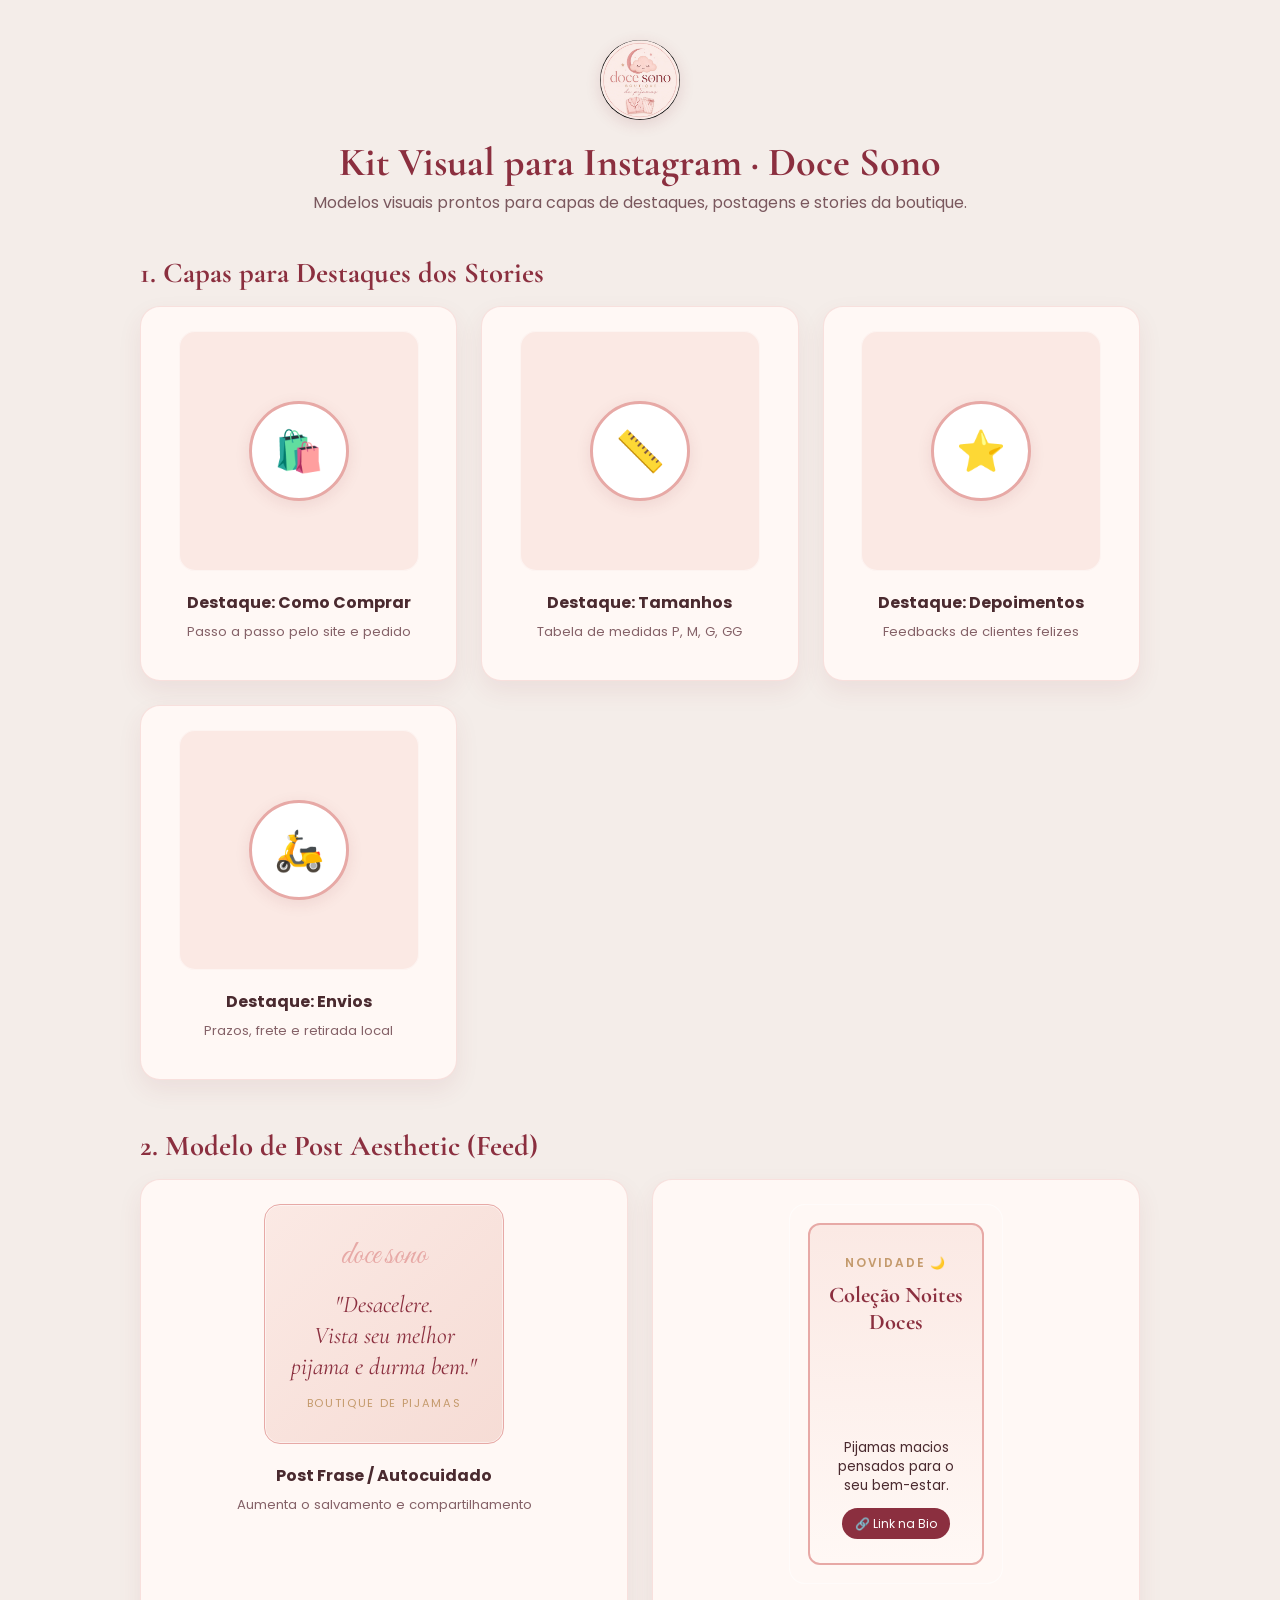
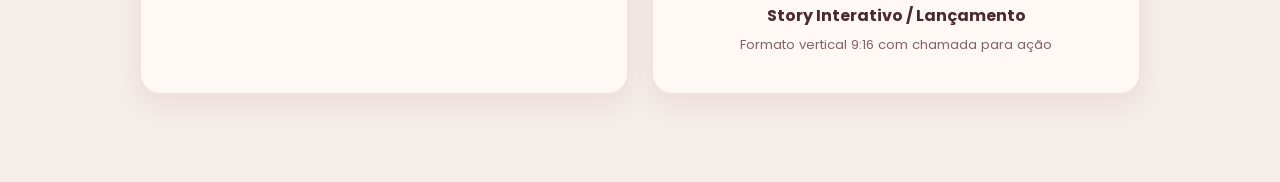
<file: instagram_kit.html>
<!DOCTYPE html>
<html lang="pt-BR">
<head>
  <meta charset="UTF-8">
  <meta name="viewport" content="width=device-width, initial-scale=1.0">
  <title>Kits para Redes Sociais · Doce Sono</title>
  <link rel="icon" href="logo.jpeg">
  <link href="https://fonts.googleapis.com/css2?family=Cormorant+Garamond:ital,wght@0,500;0,600;0,700;1,400&family=Great+Vibes&family=Poppins:wght@300;400;500;600&display=swap" rel="stylesheet">
  <style>
    :root {
      --blush: #fbe9e4;
      --blush-dark: #f6dcd5;
      --rose: #e7a9a6;
      --wine: #8b2f3f;
      --wine-dark: #6f2232;
      --gold: #c49a6c;
      --cream: #fff8f5;
      --text: #4a2a2f;
      --radius: 20px;
    }
    * { box-sizing: border-box; margin: 0; padding: 0; }
    body {
      font-family: 'Poppins', sans-serif;
      background: #f4ede9;
      color: var(--text);
      padding: 2.5rem 1rem;
    }
    .container {
      max-width: 1000px;
      margin: 0 auto;
    }
    header {
      text-align: center;
      margin-bottom: 2.5rem;
    }
    header img {
      width: 80px;
      height: 80px;
      border-radius: 50%;
      box-shadow: 0 4px 15px rgba(139,47,63,.15);
      margin-bottom: .8rem;
    }
    h1 {
      font-family: 'Cormorant Garamond', serif;
      font-size: 2.5rem;
      color: var(--wine);
      line-height: 1.1;
    }
    p.lead {
      color: #7a585e;
      font-size: 1rem;
      margin-top: .4rem;
    }
    .grid-kits {
      display: grid;
      grid-template-columns: repeat(auto-fit, minmax(280px, 1fr));
      gap: 1.5rem;
      margin-bottom: 3rem;
    }
    .card-preview {
      background: var(--cream);
      border-radius: var(--radius);
      padding: 1.5rem;
      box-shadow: 0 10px 25px rgba(139,47,63,.08);
      display: flex;
      flex-direction: column;
      align-items: center;
      text-align: center;
      border: 1px solid rgba(231,169,166,.3);
    }
    .canvas-box {
      width: 240px;
      height: 240px;
      border-radius: 16px;
      overflow: hidden;
      margin-bottom: 1.2rem;
      display: flex;
      flex-direction: column;
      align-items: center;
      justify-content: center;
      padding: 1.2rem;
      position: relative;
      box-shadow: inset 0 0 0 1px rgba(255,255,255,.5);
    }
    .canvas-story {
      height: 380px;
      width: 214px;
    }
    .btn-download {
      background: var(--wine);
      color: #fff;
      padding: .6rem 1.4rem;
      border-radius: 99px;
      font-size: .88rem;
      font-weight: 500;
      text-decoration: none;
      cursor: pointer;
      border: 0;
      transition: .2s;
      margin-top: auto;
    }
    .btn-download:hover {
      background: var(--wine-dark);
      transform: translateY(-2px);
    }
    .highlight-icon {
      width: 100px;
      height: 100px;
      border-radius: 50%;
      background: #fff;
      border: 3px solid var(--rose);
      display: grid;
      place-items: center;
      font-size: 2.5rem;
      box-shadow: 0 4px 15px rgba(139,47,63,.1);
    }
    .quote-box {
      font-family: 'Cormorant Garamond', serif;
      font-size: 1.5rem;
      font-style: italic;
      color: var(--wine);
      line-height: 1.3;
    }
    .story-card {
      background: linear-gradient(180deg, var(--blush), var(--cream));
      border: 2px solid var(--rose);
      display: flex;
      flex-direction: column;
      justify-content: space-between;
      height: 100%;
      width: 100%;
      padding: 1.5rem 1rem;
      border-radius: 12px;
    }
  </style>
</head>
<body>
  <div class="container">
    <header>
      <img src="logo.jpeg" alt="Logo Doce Sono">
      <h1>Kit Visual para Instagram · Doce Sono</h1>
      <p class="lead">Modelos visuais prontos para capas de destaques, postagens e stories da boutique.</p>
    </header>

    <h2 style="font-family:'Cormorant Garamond',serif; color:var(--wine); margin-bottom:1rem; font-size:1.8rem;">1. Capas para Destaques dos Stories</h2>
    <div class="grid-kits">
      <div class="card-preview">
        <div class="canvas-box" style="background:var(--blush);">
          <div class="highlight-icon">🛍️</div>
        </div>
        <strong>Destaque: Como Comprar</strong>
        <p style="font-size:.82rem; color:#856268; margin:.4rem 0 .9rem;">Passo a passo pelo site e pedido</p>
      </div>

      <div class="card-preview">
        <div class="canvas-box" style="background:var(--blush);">
          <div class="highlight-icon">📏</div>
        </div>
        <strong>Destaque: Tamanhos</strong>
        <p style="font-size:.82rem; color:#856268; margin:.4rem 0 .9rem;">Tabela de medidas P, M, G, GG</p>
      </div>

      <div class="card-preview">
        <div class="canvas-box" style="background:var(--blush);">
          <div class="highlight-icon">⭐</div>
        </div>
        <strong>Destaque: Depoimentos</strong>
        <p style="font-size:.82rem; color:#856268; margin:.4rem 0 .9rem;">Feedbacks de clientes felizes</p>
      </div>

      <div class="card-preview">
        <div class="canvas-box" style="background:var(--blush);">
          <div class="highlight-icon">🛵</div>
        </div>
        <strong>Destaque: Envios</strong>
        <p style="font-size:.82rem; color:#856268; margin:.4rem 0 .9rem;">Prazos, frete e retirada local</p>
      </div>
    </div>

    <h2 style="font-family:'Cormorant Garamond',serif; color:var(--wine); margin-bottom:1rem; font-size:1.8rem;">2. Modelo de Post Aesthetic (Feed)</h2>
    <div class="grid-kits">
      <div class="card-preview">
        <div class="canvas-box" style="background:linear-gradient(135deg, #fbe9e4, #f6dcd5); border:1px solid #e7a9a6;">
          <span style="font-family:'Great Vibes', cursive; font-size:2rem; color:var(--rose);">doce sono</span>
          <div class="quote-box" style="margin:.8rem 0;">"Desacelere.<br>Vista seu melhor pijama e durma bem."</div>
          <span style="font-size:.7rem; letter-spacing:.15em; text-transform:uppercase; color:var(--gold);">boutique de pijamas</span>
        </div>
        <strong>Post Frase / Autocuidado</strong>
        <p style="font-size:.82rem; color:#856268; margin:.4rem 0 .9rem;">Aumenta o salvamento e compartilhamento</p>
      </div>

      <div class="card-preview">
        <div class="canvas-box canvas-story">
          <div class="story-card">
            <div>
              <span style="font-size:.75rem; text-transform:uppercase; letter-spacing:.15em; color:var(--gold); font-weight:600;">NOVIDADE 🌙</span>
              <h3 style="font-family:'Cormorant Garamond',serif; color:var(--wine); font-size:1.4rem; margin-top:.4rem;">Coleção Noites Doces</h3>
            </div>
            <div>
              <p style="font-size:.85rem; color:var(--text); line-height:1.4;">Pijamas macios pensados para o seu bem-estar.</p>
              <div style="background:var(--wine); color:#fff; border-radius:99px; padding:.4rem .8rem; font-size:.75rem; margin-top:.8rem; display:inline-block;">🔗 Link na Bio</div>
            </div>
          </div>
        </div>
        <strong>Story Interativo / Lançamento</strong>
        <p style="font-size:.82rem; color:#856268; margin:.4rem 0 .9rem;">Formato vertical 9:16 com chamada para ação</p>
      </div>
    </div>
  </div>
</body>
</html>
</file>
